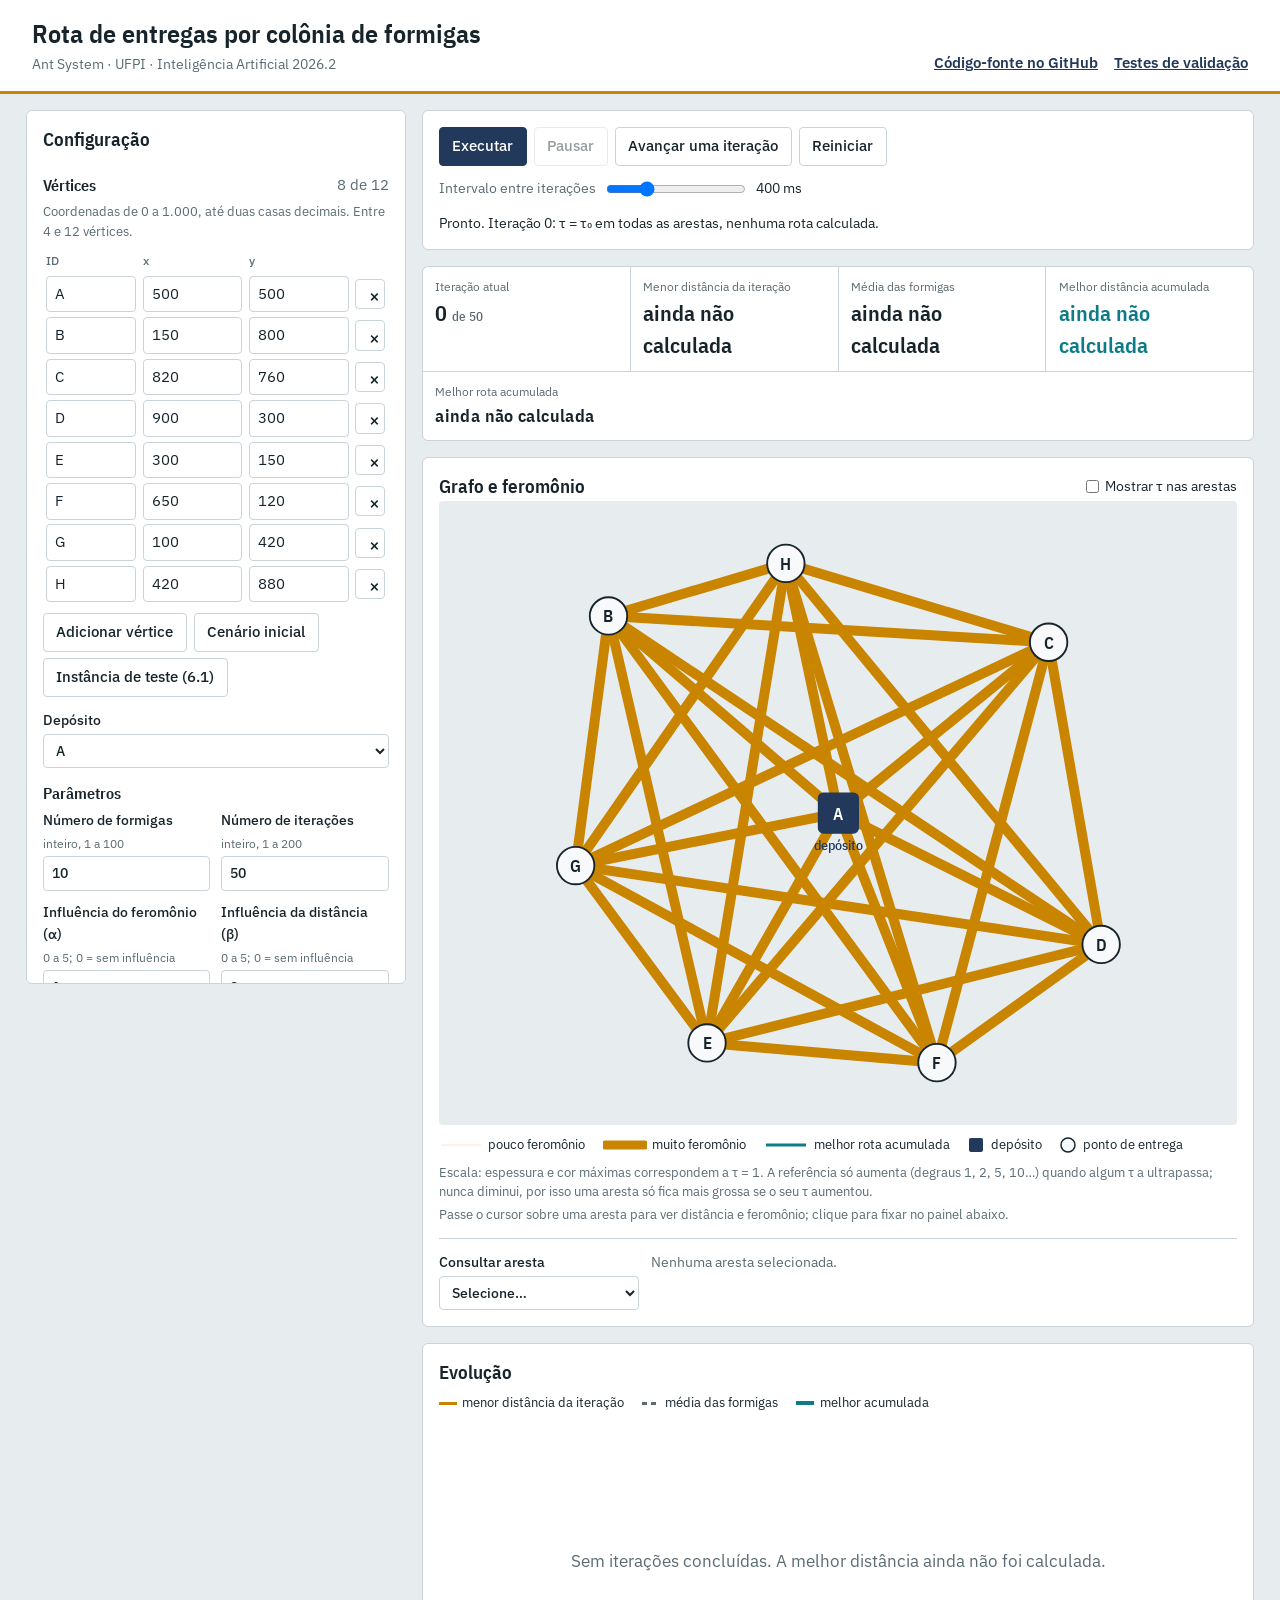
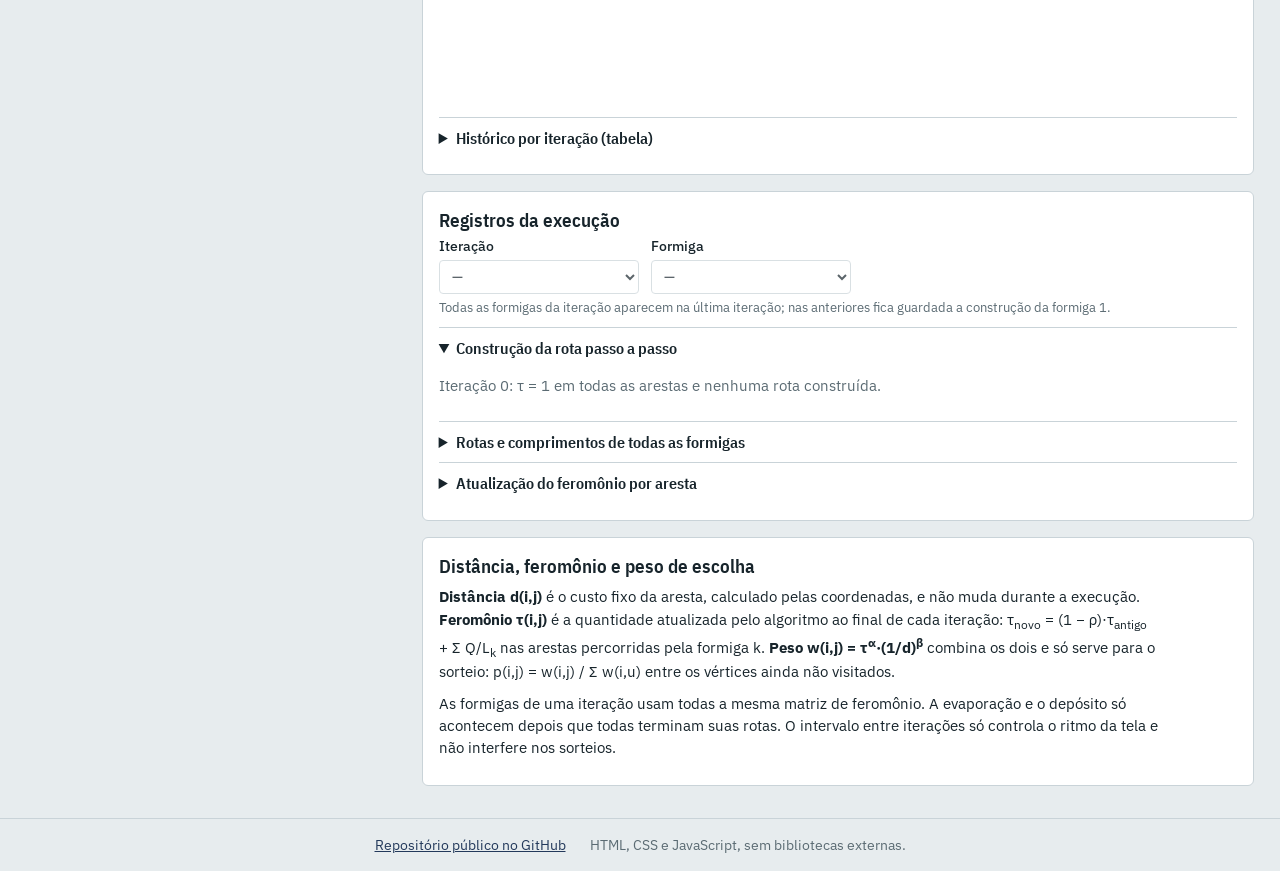
<file: index.html>
<!DOCTYPE html>
<html lang="pt-BR">
<head>
  <meta charset="UTF-8">
  <meta name="viewport" content="width=device-width, initial-scale=1">
  <title>Colônia de Formigas · Rota de entregas (Ant System)</title>
  <link rel="preconnect" href="https://fonts.googleapis.com">
  <link rel="preconnect" href="https://fonts.gstatic.com" crossorigin>
  <link href="https://fonts.googleapis.com/css2?family=IBM+Plex+Sans:wght@400;500;600;700&family=IBM+Plex+Sans+Condensed:wght@500;600&display=swap" rel="stylesheet">
  <link rel="stylesheet" href="css/style.css">
</head>
<body>
  <header class="topbar">
    <div class="brand">
      <h1>Rota de entregas por colônia de formigas</h1>
      <p>Ant System · UFPI · Inteligência Artificial 2026.2</p>
    </div>
    <nav class="toplinks">
      <a id="repo-link" href="https://github.com/HedersonFranco/colonia-formigas" target="_blank" rel="noopener">Código-fonte no GitHub</a>
      <a href="tests.html">Testes de validação</a>
    </nav>
  </header>

  <main class="layout">
    <aside class="panel config" aria-labelledby="cfg-title">
      <h2 id="cfg-title">Configuração</h2>
      <fieldset id="config-fieldset">
        <legend class="sr-only">Dados e parâmetros</legend>
        <div class="block-head">
          <h3>Vértices</h3>
          <span id="vcount" class="muted"></span>
        </div>
        <p class="hint">Coordenadas de 0 a 1.000, até duas casas decimais. Entre 4 e 12 vértices.</p>
        <div class="tscroll">
          <table class="vtable" id="vertex-table">
            <thead><tr><th>ID</th><th>x</th><th>y</th><th><span class="sr-only">Remover</span></th></tr></thead>
            <tbody id="vertex-body"></tbody>
          </table>
        </div>
        <div class="row-btns">
          <button type="button" id="btn-add">Adicionar vértice</button>
          <button type="button" id="btn-scenario" class="ghost">Cenário inicial</button>
          <button type="button" id="btn-ref" class="ghost">Instância de teste (6.1)</button>
        </div>

        <label class="field wide" for="depot">Depósito
          <select id="depot"></select>
        </label>

        <h3>Parâmetros</h3>
        <div class="grid2">
          <label class="field" for="p-ants">Número de formigas <small>inteiro, 1 a 100</small>
            <input id="p-ants" data-key="ants" inputmode="numeric" autocomplete="off"></label>
          <label class="field" for="p-iterations">Número de iterações <small>inteiro, 1 a 200</small>
            <input id="p-iterations" data-key="iterations" inputmode="numeric" autocomplete="off"></label>
          <label class="field" for="p-alpha">Influência do feromônio (α) <small>0 a 5; 0 = sem influência</small>
            <input id="p-alpha" data-key="alpha" inputmode="decimal" autocomplete="off"></label>
          <label class="field" for="p-beta">Influência da distância (β) <small>0 a 5; 0 = sem influência</small>
            <input id="p-beta" data-key="beta" inputmode="decimal" autocomplete="off"></label>
          <label class="field" for="p-rhoPercent">Taxa de evaporação (ρ, %) <small>0% a 90%; 50% = 0,5</small>
            <input id="p-rhoPercent" data-key="rhoPercent" inputmode="decimal" autocomplete="off"></label>
          <label class="field" for="p-tau0">Feromônio inicial (τ₀) <small>0,01 a 100</small>
            <input id="p-tau0" data-key="tau0" inputmode="decimal" autocomplete="off"></label>
          <label class="field" for="p-Q">Constante de depósito (Q) <small>0,01 a 10.000; depósito Q/L</small>
            <input id="p-Q" data-key="Q" inputmode="decimal" autocomplete="off"></label>
          <label class="field" for="p-seed">Semente aleatória <small>inteiro, 0 a 4.294.967.295</small>
            <input id="p-seed" data-key="seed" inputmode="numeric" autocomplete="off"></label>
        </div>
      </fieldset>

      <div id="dirty" class="notice" hidden>Dados ou parâmetros alterados. Clique em <strong>Reiniciar</strong> para aplicar.</div>
      <div id="errors" class="errors" role="alert" hidden></div>
    </aside>

    <section class="main-col">
      <div class="panel controls">
        <div class="btns">
          <button type="button" id="btn-run" class="primary">Executar</button>
          <button type="button" id="btn-pause">Pausar</button>
          <button type="button" id="btn-step">Avançar uma iteração</button>
          <button type="button" id="btn-reset">Reiniciar</button>
        </div>
        <label class="speed" for="speed">Intervalo entre iterações
          <input type="range" id="speed" min="0" max="1500" step="50" value="400">
          <output id="speed-out">400 ms</output>
        </label>
        <p id="status" class="status" aria-live="polite"></p>
      </div>

      <div class="metrics" id="metrics" aria-live="polite"></div>

      <div class="panel graph-panel">
        <div class="block-head">
          <h2>Grafo e feromônio</h2>
          <label class="check"><input type="checkbox" id="show-labels"> Mostrar τ nas arestas</label>
        </div>
        <p id="graph-mode" class="notice small" hidden></p>
        <div class="graph-wrap" id="graph-wrap">
          <svg id="graph" viewBox="0 0 640 500" role="img" aria-label="Grafo das entregas com o feromônio de cada aresta"></svg>
          <div id="tooltip" class="tooltip" hidden></div>
        </div>
        <div class="legend">
          <span class="lg"><svg width="44" height="14"><line x1="2" y1="7" x2="42" y2="7" class="lg-thin"/></svg>pouco feromônio</span>
          <span class="lg"><svg width="44" height="14"><line x1="2" y1="7" x2="42" y2="7" class="lg-thick"/></svg>muito feromônio</span>
          <span class="lg"><svg width="44" height="14"><line x1="2" y1="7" x2="42" y2="7" class="lg-best"/></svg>melhor rota acumulada</span>
          <span class="lg"><svg width="18" height="18"><rect x="2" y="2" width="14" height="14" rx="2" class="lg-depot"/></svg>depósito</span>
          <span class="lg"><svg width="18" height="18"><circle cx="9" cy="9" r="7" class="lg-node"/></svg>ponto de entrega</span>
        </div>
        <p id="scale-info" class="scale-info"></p>
        <p class="hint">Passe o cursor sobre uma aresta para ver distância e feromônio; clique para fixar no painel abaixo.</p>

        <div class="edge-panel">
          <label class="field" for="edge-select">Consultar aresta
            <select id="edge-select"></select>
          </label>
          <div id="edge-info" class="edge-info"></div>
        </div>
      </div>

      <div class="panel">
        <h2>Evolução</h2>
        <div class="chart-legend">
          <span><i class="sw s-min"></i>menor distância da iteração</span>
          <span><i class="sw s-avg"></i>média das formigas</span>
          <span><i class="sw s-best"></i>melhor acumulada</span>
        </div>
        <svg id="chart" viewBox="0 0 640 240" role="img" aria-label="Gráfico das distâncias por iteração"></svg>
        <details class="exp">
          <summary>Histórico por iteração (tabela)</summary>
          <div class="tscroll tall">
            <table class="data">
              <thead><tr><th>Iteração</th><th>Menor da iteração</th><th>Média</th><th>Melhor acumulada</th><th>Melhor rota da iteração</th></tr></thead>
              <tbody id="history-body"></tbody>
            </table>
          </div>
        </details>
      </div>

      <div class="panel">
        <div class="block-head">
          <h2>Registros da execução</h2>
        </div>
        <div class="log-selectors">
          <label class="field" for="log-iter">Iteração <select id="log-iter"></select></label>
          <label class="field" for="log-ant">Formiga <select id="log-ant"></select></label>
        </div>
        <p class="hint">Todas as formigas da iteração aparecem na última iteração; nas anteriores fica guardada a construção da formiga 1.</p>
        <details class="exp" open>
          <summary>Construção da rota passo a passo</summary>
          <div id="log-construct"></div>
        </details>
        <details class="exp">
          <summary>Rotas e comprimentos de todas as formigas</summary>
          <div id="log-routes"></div>
        </details>
        <details class="exp">
          <summary>Atualização do feromônio por aresta</summary>
          <div id="log-pher"></div>
        </details>
      </div>

      <div class="panel about">
        <h2>Distância, feromônio e peso de escolha</h2>
        <p><strong>Distância d(i,j)</strong> é o custo fixo da aresta, calculado pelas coordenadas, e não muda durante a execução.
          <strong>Feromônio τ(i,j)</strong> é a quantidade atualizada pelo algoritmo ao final de cada iteração:
          τ<sub>novo</sub> = (1 − ρ)·τ<sub>antigo</sub> + Σ Q/L<sub>k</sub> nas arestas percorridas pela formiga k.
          <strong>Peso w(i,j) = τ<sup>α</sup>·(1/d)<sup>β</sup></strong> combina os dois e só serve para o sorteio:
          p(i,j) = w(i,j) / Σ w(i,u) entre os vértices ainda não visitados.</p>
        <p>As formigas de uma iteração usam todas a mesma matriz de feromônio. A evaporação e o depósito só acontecem depois que todas terminam suas rotas. O intervalo entre iterações só controla o ritmo da tela e não interfere nos sorteios.</p>
      </div>
    </section>
  </main>

  <footer class="foot">
    <a id="repo-link-foot" href="https://github.com/HedersonFranco/colonia-formigas" target="_blank" rel="noopener">Repositório público no GitHub</a>
    <span>HTML, CSS e JavaScript, sem bibliotecas externas.</span>
  </footer>

  <script src="js/rng.js"></script>
  <script src="js/aco.js"></script>
  <script src="js/ui.js"></script>
</body>
</html>
</file>
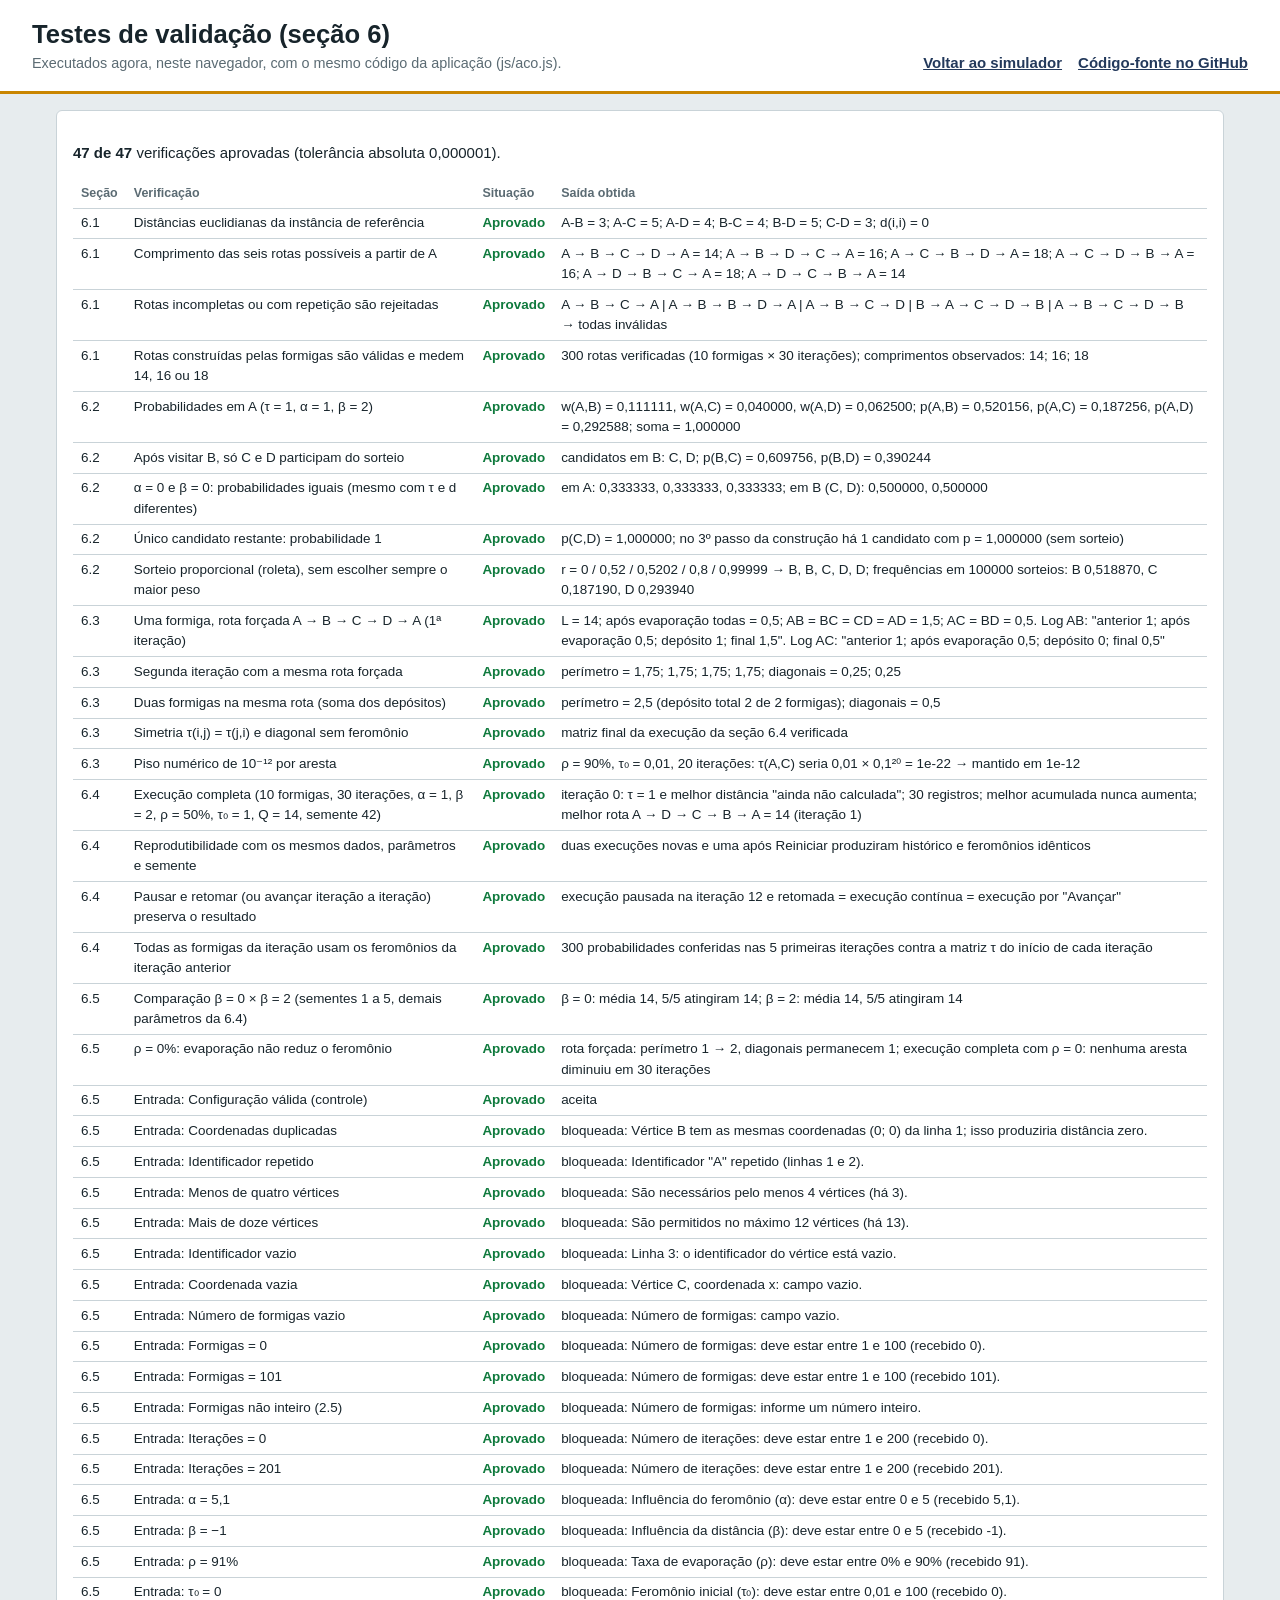
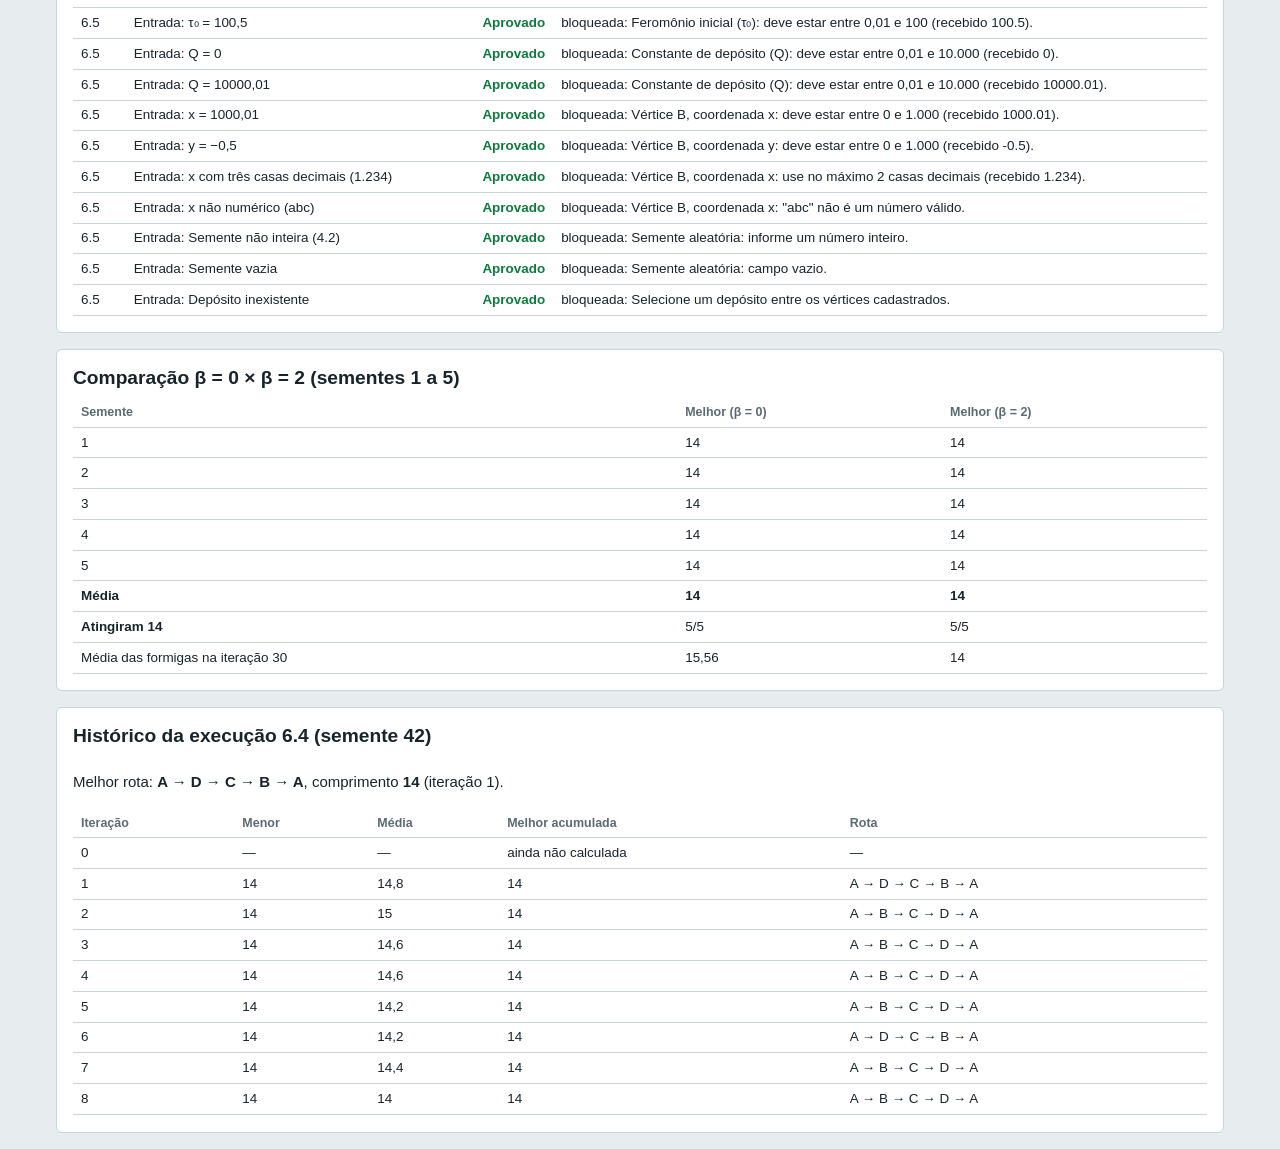
<file: tests.html>
<!DOCTYPE html>
<html lang="pt-BR">
<head>
  <meta charset="UTF-8">
  <meta name="viewport" content="width=device-width, initial-scale=1">
  <title>Testes de validação · Colônia de Formigas</title>
  <link rel="stylesheet" href="css/style.css">
  <style>
    .wrap { max-width: 1200px; margin: 0 auto; padding: 1rem; display: flex; flex-direction: column; gap: 1rem; }
    td.ok { color: var(--up); font-weight: 600; }
    td.fail { color: var(--down); font-weight: 600; }
    table.data td { white-space: normal; vertical-align: top; }
  </style>
</head>
<body>
  <header class="topbar">
    <div class="brand">
      <h1>Testes de validação (seção 6)</h1>
      <p>Executados agora, neste navegador, com o mesmo código da aplicação (js/aco.js).</p>
    </div>
    <nav class="toplinks">
      <a href="index.html">Voltar ao simulador</a>
      <a href="https://github.com/HedersonFranco/colonia-formigas" target="_blank" rel="noopener">Código-fonte no GitHub</a>
    </nav>
  </header>
  <main class="wrap">
    <div class="panel"><p id="summary"></p>
      <div class="tscroll"><table class="data"><thead><tr><th>Seção</th><th>Verificação</th><th>Situação</th><th>Saída obtida</th></tr></thead><tbody id="body"></tbody></table></div>
    </div>
    <div class="panel"><h2>Comparação β = 0 × β = 2 (sementes 1 a 5)</h2><div id="beta"></div></div>
    <div class="panel"><h2>Histórico da execução 6.4 (semente 42)</h2><div id="run42" class="tscroll tall"></div></div>
  </main>
  <script src="js/rng.js"></script>
  <script src="js/aco.js"></script>
  <script src="tests/tests.js"></script>
  <script>
    (function () {
      const esc = (s) => String(s).replace(/[&<>]/g, (c) => ({ '&': '&amp;', '<': '&lt;', '>': '&gt;' }[c]));
      const br = (x) => String(Number(Number(x).toFixed(6))).replace('.', ',');
      const out = ACOTests.runAll(ACO);
      document.getElementById('summary').innerHTML = `<strong>${out.passed} de ${out.total}</strong> verificações aprovadas (tolerância absoluta 0,000001).`;
      document.getElementById('body').innerHTML = out.results.map((r) =>
        `<tr><td>${r.section}</td><td>${esc(r.name)}</td><td class="${r.pass ? 'ok' : 'fail'}">${r.pass ? 'Aprovado' : 'Falhou'}</td><td>${esc(r.details)}</td></tr>`).join('');
      const b = out.experiments.beta;
      let h = '<table class="data"><thead><tr><th>Semente</th><th>Melhor (β = 0)</th><th>Melhor (β = 2)</th></tr></thead><tbody>';
      for (let k = 0; k < 5; k++) h += `<tr><td>${b[0].runs[k].seed}</td><td>${br(b[0].runs[k].best)}</td><td>${br(b[2].runs[k].best)}</td></tr>`;
      h += `<tr><td><b>Média</b></td><td><b>${br(b[0].mean)}</b></td><td><b>${br(b[2].mean)}</b></td></tr>`;
      h += `<tr><td><b>Atingiram 14</b></td><td>${b[0].hits}/5</td><td>${b[2].hits}/5</td></tr>`;
      h += `<tr><td>Média das formigas na iteração 30</td><td>${br(b[0].meanFinalAvg)}</td><td>${br(b[2].meanFinalAvg)}</td></tr></tbody></table>`;
      document.getElementById('beta').innerHTML = h;
      const e = out.experiments.run42;
      let t = `<p>Melhor rota: <b>${esc(e.bestRoute)}</b>, comprimento <b>${br(e.bestLength)}</b> (iteração ${e.bestIteration}).</p><table class="data"><thead><tr><th>Iteração</th><th>Menor</th><th>Média</th><th>Melhor acumulada</th><th>Rota</th></tr></thead><tbody><tr><td>0</td><td>—</td><td>—</td><td>ainda não calculada</td><td>—</td></tr>`;
      e.history.forEach((r) => { t += `<tr><td>${r.it}</td><td>${br(r.min)}</td><td>${br(r.avg)}</td><td>${br(r.best)}</td><td>${esc(r.route)}</td></tr>`; });
      document.getElementById('run42').innerHTML = t + '</tbody></table>';
    })();
  </script>
</body>
</html>
</file>
<file: css/style.css>
:root {
  --bg: #e7ecee;
  --surface: #ffffff;
  --ink: #17242b;
  --muted: #5b6b73;
  --line: #c9d3d8;
  --pher: #c98500;
  --best: #0e7c86;
  --depot: #23395b;
  --node: #f7f9fa;
  --accent: #23395b;
  --err: #b42318;
  --err-bg: #fdecea;
  --warn-bg: #fff4d6;
  --up: #0f7a3d;
  --down: #b42318;
  --chosen: #fff1cc;
  --font: "IBM Plex Sans", "Segoe UI", Roboto, Arial, sans-serif;
  --font-cond: "IBM Plex Sans Condensed", "Arial Narrow", "IBM Plex Sans", sans-serif;
  color-scheme: light;
}
@media (prefers-color-scheme: dark) {
  :root {
    --bg: #11181c;
    --surface: #1a2328;
    --ink: #e4ebee;
    --muted: #9aaab2;
    --line: #33424a;
    --pher: #f0b429;
    --best: #3cc3cc;
    --depot: #8fb3ea;
    --node: #233038;
    --accent: #8fb3ea;
    --err: #ff8a80;
    --err-bg: #3a1d1b;
    --warn-bg: #3a3116;
    --up: #5fd38d;
    --down: #ff8a80;
    --chosen: #3d3418;
    color-scheme: dark;
  }
}

* { box-sizing: border-box; }
html, body { margin: 0; }
body {
  font-family: var(--font);
  font-size: 15px;
  line-height: 1.5;
  color: var(--ink);
  background: var(--bg);
}
h1, h2, h3 { font-family: var(--font-cond); font-weight: 600; margin: 0; line-height: 1.2; }
h1 { font-size: 1.6rem; }
h2 { font-size: 1.2rem; margin-bottom: .6rem; }
h3 { font-size: 1rem; margin: 1rem 0 .4rem; }
a { color: var(--accent); }
.sr-only { position: absolute; width: 1px; height: 1px; overflow: hidden; clip: rect(0 0 0 0); white-space: nowrap; }
.muted { color: var(--muted); }
.small { font-size: .85rem; }
.hint { font-size: .82rem; color: var(--muted); margin: .2rem 0 .6rem; }

.topbar {
  display: flex; flex-wrap: wrap; gap: 1rem; justify-content: space-between; align-items: end;
  padding: 1.2rem clamp(1rem, 3vw, 2rem) 1rem;
  border-bottom: 3px solid var(--pher);
  background: var(--surface);
}
.brand p { margin: .2rem 0 0; color: var(--muted); font-size: .9rem; }
.toplinks { display: flex; gap: 1rem; flex-wrap: wrap; }
.toplinks a { font-weight: 600; }

.layout {
  display: grid;
  grid-template-columns: minmax(300px, 380px) minmax(0, 1fr);
  gap: 1rem;
  padding: 1rem clamp(.6rem, 2vw, 2rem) 2rem;
  max-width: 1500px;
  margin: 0 auto;
}
@media (max-width: 960px) { .layout { grid-template-columns: 1fr; } }
.main-col { display: flex; flex-direction: column; gap: 1rem; min-width: 0; }
.panel {
  background: var(--surface);
  border: 1px solid var(--line);
  border-radius: 6px;
  padding: 1rem;
  min-width: 0;
}
.config { align-self: start; position: sticky; top: .8rem; max-height: calc(100vh - 1.6rem); overflow: auto; }
@media (max-width: 960px) { .config { position: static; max-height: none; } }
.block-head { display: flex; justify-content: space-between; align-items: baseline; gap: .6rem; flex-wrap: wrap; }
.block-head h2, .block-head h3 { margin-bottom: .3rem; }
fieldset { border: 0; padding: 0; margin: 0; min-width: 0; }
fieldset:disabled { opacity: .6; }

.field { display: flex; flex-direction: column; gap: .2rem; font-size: .88rem; font-weight: 500; }
.field small { font-weight: 400; color: var(--muted); font-size: .78rem; }
.field.wide { margin-top: .8rem; }
.grid2 { display: grid; grid-template-columns: 1fr 1fr; gap: .7rem; }
@media (max-width: 420px) { .grid2 { grid-template-columns: 1fr; } }
input, select, button { font: inherit; color: inherit; }
input, select {
  width: 100%;
  padding: .38rem .5rem;
  border: 1px solid var(--line);
  border-radius: 4px;
  background: var(--surface);
  font-variant-numeric: tabular-nums;
}
input[type="range"] { padding: 0; border: 0; }
input:focus-visible, select:focus-visible, button:focus-visible, summary:focus-visible, a:focus-visible {
  outline: 2px solid var(--best); outline-offset: 2px;
}
.invalid { border-color: var(--err) !important; background: var(--err-bg) !important; }
table.invalid { outline: 2px solid var(--err); }

.vtable { width: 100%; border-collapse: collapse; }
.vtable th { text-align: left; font-size: .78rem; color: var(--muted); font-weight: 500; padding: 0 .2rem .2rem; }
.vtable td { padding: .15rem .2rem; }
.vtable td:first-child { width: 28%; }
.vtable td:last-child { width: 2rem; }
.icon-btn { border: 1px solid var(--line); background: transparent; border-radius: 4px; width: 1.9rem; height: 1.9rem; cursor: pointer; font-size: 1.1rem; line-height: 1; }
.icon-btn:disabled { opacity: .35; cursor: not-allowed; }

button {
  border: 1px solid var(--line);
  background: var(--surface);
  border-radius: 4px;
  padding: .45rem .8rem;
  cursor: pointer;
  font-weight: 500;
}
button:hover:not(:disabled) { border-color: var(--ink); }
button:disabled { opacity: .45; cursor: not-allowed; }
button.primary { background: var(--depot); color: #fff; border-color: var(--depot); }
@media (prefers-color-scheme: dark) { button.primary { color: #11181c; } }
button.ghost { background: transparent; }
.row-btns { display: flex; flex-wrap: wrap; gap: .4rem; margin: .5rem 0; }

.controls { display: flex; flex-wrap: wrap; align-items: center; gap: .8rem 1.4rem; }
.btns { display: flex; flex-wrap: wrap; gap: .4rem; }
.speed { display: flex; align-items: center; gap: .5rem; font-size: .85rem; color: var(--muted); }
.speed input { width: 140px; }
.speed output { min-width: 4.5em; font-variant-numeric: tabular-nums; color: var(--ink); }
.status { flex-basis: 100%; margin: 0; font-size: .9rem; }

.notice { background: var(--warn-bg); border-left: 4px solid var(--pher); padding: .5rem .7rem; margin: .8rem 0 0; font-size: .88rem; border-radius: 0 4px 4px 0; }
.errors { background: var(--err-bg); border-left: 4px solid var(--err); color: var(--ink); padding: .5rem .7rem; margin-top: .8rem; font-size: .86rem; border-radius: 0 4px 4px 0; }
.errors ul { margin: .3rem 0 0; padding-left: 1.1rem; }

.metrics { display: grid; grid-template-columns: repeat(4, minmax(0, 1fr)); gap: 1px; background: var(--line); border: 1px solid var(--line); border-radius: 6px; overflow: hidden; }
@media (max-width: 700px) { .metrics { grid-template-columns: repeat(2, minmax(0, 1fr)); } }
.metric { background: var(--surface); padding: .6rem .8rem; display: flex; flex-direction: column; gap: .1rem; }
.metric span { font-size: .78rem; color: var(--muted); }
.metric b { font-family: var(--font-cond); font-size: 1.35rem; font-weight: 600; font-variant-numeric: tabular-nums; }
.metric b small { font-size: .8rem; color: var(--muted); font-weight: 500; }
.metric.best b { color: var(--best); }
.metric.wide { grid-column: 1 / -1; }
.metric b.route { font-size: 1.15rem; letter-spacing: .02em; }

.graph-wrap { position: relative; }
#graph { width: 100%; height: auto; display: block; background: var(--bg); border-radius: 4px; }
#graph .edge { stroke: var(--pher); stroke-linecap: round; }
#graph .edge.preview { stroke: var(--muted); stroke-dasharray: 4 4; }
#graph .edge.selected { stroke: var(--depot); stroke-opacity: 1 !important; }
#graph .hit { stroke: transparent; stroke-width: 14; cursor: pointer; }
#graph .hit:hover { stroke: var(--depot); stroke-opacity: .18; }
#graph .best { stroke: var(--best); stroke-width: 3; fill: none; }
#graph .arrow-head { fill: var(--best); }
#graph .node circle { fill: var(--node); stroke: var(--ink); stroke-width: 1.5; }
#graph .node.depot rect { fill: var(--depot); stroke: var(--depot); }
#graph .node text { font-family: var(--font-cond); font-weight: 600; font-size: 14px; fill: var(--ink); pointer-events: none; }
#graph .node.depot text { fill: #fff; }
#graph .node.depot .node-tag { fill: var(--depot); font-size: 11px; font-weight: 500; }
@media (prefers-color-scheme: dark) { #graph .node.depot text { fill: #11181c; } #graph .node.depot .node-tag { fill: var(--depot); } }
#graph .tau-label { font-size: 10.5px; fill: var(--ink); paint-order: stroke; stroke: var(--bg); stroke-width: 3px; font-variant-numeric: tabular-nums; pointer-events: none; }
svg .empty { fill: var(--muted); font-size: 14px; }
.tooltip {
  position: absolute; z-index: 5; max-width: 260px; pointer-events: none;
  background: var(--surface); border: 1px solid var(--line); border-radius: 4px;
  padding: .45rem .6rem; font-size: .8rem; box-shadow: 0 4px 14px rgba(0, 0, 0, .18);
}
.legend { display: flex; flex-wrap: wrap; gap: .4rem 1.1rem; margin-top: .6rem; font-size: .82rem; }
.lg { display: inline-flex; align-items: center; gap: .35rem; }
.lg-thin { stroke: var(--pher); stroke-width: 1; stroke-opacity: .2; }
.lg-thick { stroke: var(--pher); stroke-width: 9; stroke-opacity: 1; stroke-linecap: round; }
.lg-best { stroke: var(--best); stroke-width: 3; }
.lg-depot { fill: var(--depot); }
.lg-node { fill: var(--node); stroke: var(--ink); stroke-width: 1.5; }
.scale-info { font-size: .82rem; color: var(--muted); margin: .5rem 0 0; }
.scale-info.changed { color: var(--ink); background: var(--warn-bg); border-left: 4px solid var(--pher); padding: .4rem .6rem; border-radius: 0 4px 4px 0; }
.check { display: inline-flex; align-items: center; gap: .4rem; font-size: .86rem; cursor: pointer; }
.check input { width: auto; margin: 0; }
.edge-panel { display: grid; grid-template-columns: minmax(140px, 200px) 1fr; gap: .8rem; margin-top: .8rem; border-top: 1px solid var(--line); padding-top: .8rem; align-items: start; }
@media (max-width: 560px) { .check { display: inline-flex; align-items: center; gap: .4rem; font-size: .86rem; cursor: pointer; }
.check input { width: auto; margin: 0; }
.edge-panel { grid-template-columns: 1fr; } }
.edge-info { font-size: .88rem; font-variant-numeric: tabular-nums; }
.edge-info p { margin: 0; }

#chart { width: 100%; height: auto; display: block; }
#chart .grid { stroke: var(--line); stroke-width: 1; }
#chart .axis { fill: var(--muted); font-size: 11px; font-variant-numeric: tabular-nums; }
#chart polyline { fill: none; stroke-width: 2; }
#chart .s-min { stroke: var(--pher); fill: var(--pher); }
#chart .s-avg { stroke: var(--muted); fill: var(--muted); stroke-dasharray: 5 4; }
#chart .s-best { stroke: var(--best); fill: var(--best); stroke-width: 2.6; }
#chart polyline.s-min, #chart polyline.s-avg, #chart polyline.s-best { fill: none; }
.chart-legend { display: flex; flex-wrap: wrap; gap: .3rem 1.1rem; font-size: .82rem; margin-bottom: .3rem; }
.sw { display: inline-block; width: 18px; height: 3px; margin-right: .35rem; vertical-align: middle; }
.sw.s-min { background: var(--pher); }
.sw.s-avg { background: repeating-linear-gradient(90deg, var(--muted) 0 5px, transparent 5px 9px); }
.sw.s-best { background: var(--best); height: 4px; }

.tscroll { overflow-x: auto; }
.tscroll.tall { max-height: 360px; overflow-y: auto; }
table.data, table.mini { border-collapse: collapse; width: 100%; font-size: .84rem; font-variant-numeric: tabular-nums; }
table.data th, table.data td, table.mini th, table.mini td { padding: .3rem .5rem; border-bottom: 1px solid var(--line); text-align: left; white-space: nowrap; }
table.data th, table.mini th { position: sticky; top: 0; background: var(--surface); font-weight: 600; font-size: .78rem; color: var(--muted); }
tr.chosen td { background: var(--chosen); }
tr.improved td:first-child { box-shadow: inset 3px 0 0 var(--best); }
td.up { color: var(--up); }
td.down { color: var(--down); }
details.exp { border-top: 1px solid var(--line); padding: .5rem 0; }
details.exp summary { cursor: pointer; font-weight: 600; font-family: var(--font-cond); font-size: 1.02rem; }
details.exp[open] summary { margin-bottom: .5rem; }
.log-selectors { display: flex; flex-wrap: wrap; gap: .8rem; }
.log-selectors .field { min-width: 200px; }
ol.steps { padding-left: 1.3rem; margin: .4rem 0; }
ol.steps li { margin-bottom: .8rem; }
.step-head { font-size: .88rem; margin-bottom: .25rem; }
.step-foot { font-size: .86rem; margin-top: .3rem; }
.route-line { font-weight: 600; }
.about p { max-width: 80ch; margin: 0 0 .6rem; font-size: .92rem; }

.foot { display: flex; flex-wrap: wrap; gap: .5rem 1.5rem; justify-content: center; padding: 1rem; color: var(--muted); font-size: .85rem; border-top: 1px solid var(--line); }

@media (prefers-reduced-motion: reduce) { * { transition: none !important; } }
</file>
